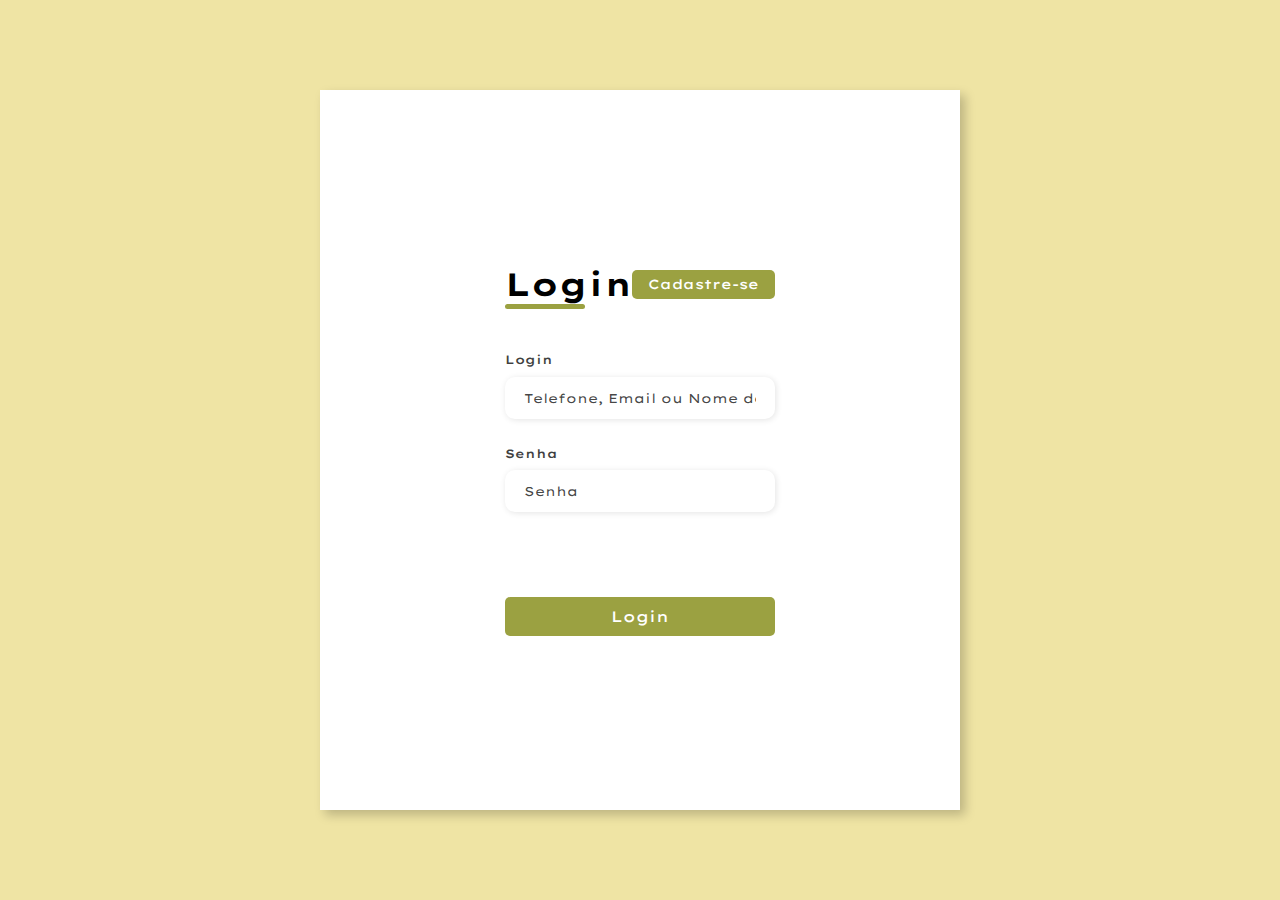
<file: index.html>
<!DOCTYPE html>
<html lang="pt-br">
<head>
    <meta charset="UTF-8">
    <meta http-equiv="X-UA-Compatible" content="IE=edge">
    <meta name="viewport" content="width=device-width, initial-scale=1.0">
    <link rel="shortcut icon" href="favicon.ico" type="image/x-icon">
    <link rel="stylesheet" href="css/style.css">
    <script defer src="js/login.js"></script>
    <title>Balaio</title>
</head>
<body>
    <div class="container">
        <div class="image">
            <img src="image/Balaio.png" alt="Logo" >
        </div>

        <div class="login">
            <form action="#" id="login-form">
                <div class="login-header">
                    <div class="title">
                        <h1>Login</h1>
                    </div>

                    <div class="register-button">
                        <button><a href="#">Cadastre-se</a></button>
                    </div>
                </div>
                <div class="input-group">
                    <div class="input-box">
                        <label for="login">Login</label>
                        <input class="login" id="login" type="text" name="login" placeholder="Telefone, Email ou Nome de  usuário" required>
                    </div>
                    
                    <div class="input-box">
                        <label for="password">Senha</label>
                        <input class="senha" id="password" type="text" name="password" placeholder="Senha" required>
                    </div>
                </div>

                <div class="login-button">
                    <input type="submit" value="Login" id="login-form-submit">
                </div>
            </form>
        </div>
    </div> 
</body>
</html>
</file>
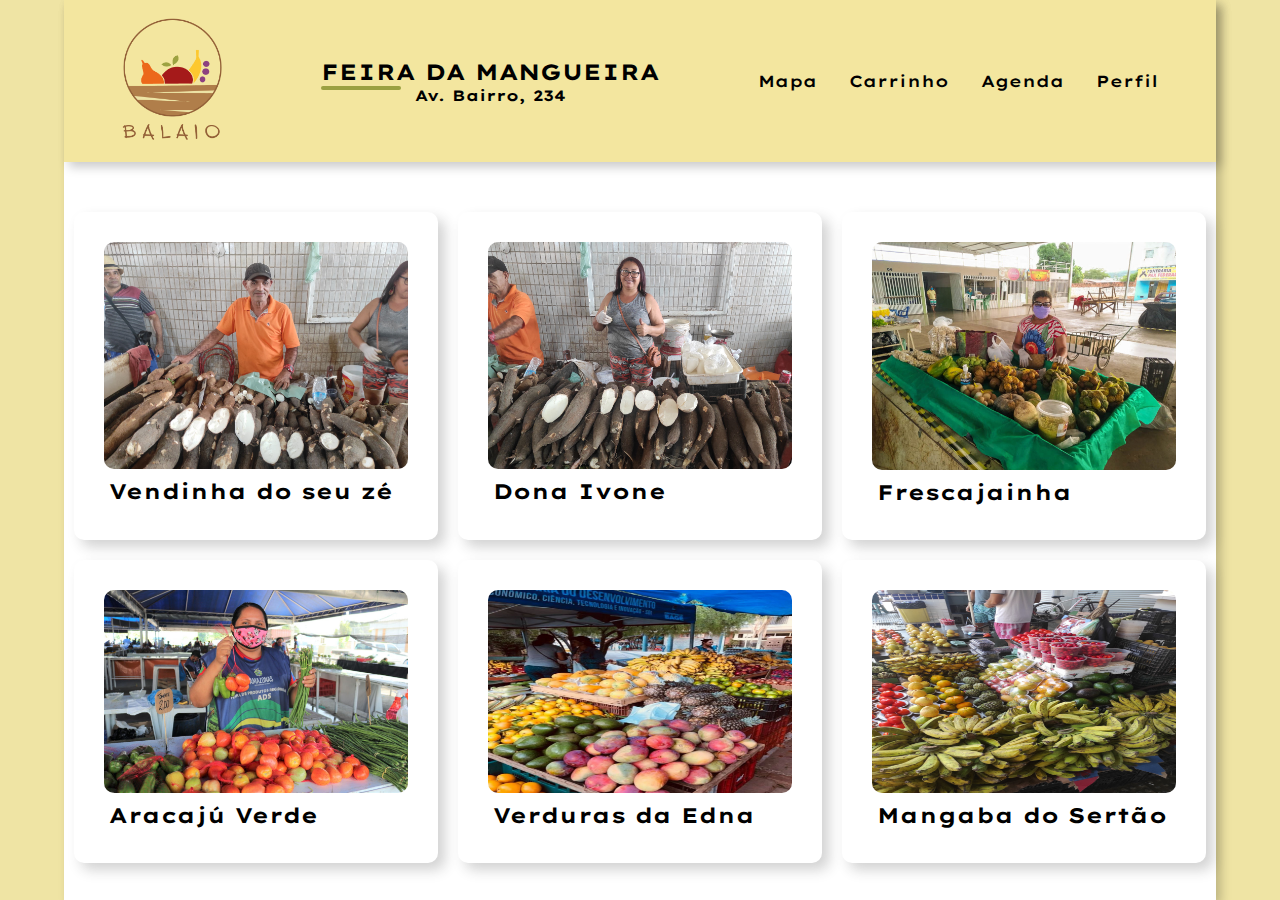
<file: market.html>
<!DOCTYPE html>
<html lang="pt-br">
<head>
    <meta charset="UTF-8">
    <meta http-equiv="X-UA-Compatible" content="IE=edge">
    <meta name="viewport" content="width=device-width, initial-scale=1.0">
    <link rel="shortcut icon" href="favicon.ico" type="image/x-icon">
    <link rel="stylesheet" href="css/style.css">
    <link rel="stylesheet" href="css/market.css">
    <title>Feiras</title>
</head>
<body>
    <div class="feira-container">
        <header>
            <div class="logo-img">
                <a href="index.html"><img src="image/Balaio02.png" alt="Logo"></a>
            </div>
            <div class="feira-title">
                <h1>Feira da Mangueira</h1>
                <h2>Av. Bairro, 234</h2>
            </div>
            <nav class="menu">
                <ul>
                    <li><a href="map.html">Mapa</a></li>
                    <li><a href="#">Carrinho</a></li>
                    <li><a href="#">Agenda</a></li>
                    <li><a href="#">Perfil</a></li>
                </ul>
            </nav>
        </header>
        <section class="cards-container">
            <div class="card">
                <img src="image/feirante1-1200.jpg" alt="">
                <h2>Vendinha do seu zé</h2>
            </div>
            <div class="card">
                <img src="image/feirante2-1200.jpg" alt="">
                <h2>Dona Ivone</h2>
            </div>
            <div class="card">
                <img src="image/feirante3-1200.jpg" alt="">
                <h2>Frescajainha</h2>
            </div>
            <div class="card">
                <img src="image/feirante4-1200.jpeg" alt="">
                <h2>Aracajú Verde</h2>
            </div>
            <div class="card">
                <img src="image/feirante5-1200.png" alt="">
                <h2>Verduras da Edna</h2>
            </div>
            <div class="card">
                <img src="image/feirante6-1200.png" alt="">
                <h2>Mangaba do Sertão</h2>
            </div>
        </section>
    </div>
</body>
</html>
</file>
<file: css/style.css>
@import url('https://fonts.googleapis.com/css2?family=Inter:wght@200;300;400;500&family=Lexend+Mega:wght@300;400;500;600&family=Poppins:wght@100&display=swap');

* {
    margin: 0;
    padding: 0;
    box-sizing: border-box;
    font-family: 'Lexend Mega', sans-serif;    
}

body {
    width: 100%;
    height: 100vh;
    display: flex;
    justify-content: center;
    align-items: center;
    background: #EFE4A4;
}

.container {
    width: 80%;
    height: 80vh;
    display: flex;
    box-shadow: 5px 5px 10px rgba(0, 0, 0, 0.212);
}

.image {
    width: 50%;
    display: flex;
    justify-content: center;
    align-items: center;
    background-image: linear-gradient(to bottom, #DAB56A, #EFE4A4);
    padding: 1rem;
}

.image img {
    width: 31rem;
}

.login {
    width: 50%;
    display: flex;
    flex-direction: column;
    justify-content: center;
    align-items: center;
    background-color: #FFF;
    padding: 3rem; 
}

.login-header {
    margin-bottom: 3rem;
    display: flex;
    justify-content: space-between;
}

.register-button {
    display: flex;
    align-items: center;
}

.register-button button {
    border: none;
    background-color: #9BA141;
    padding: 0.4rem 1rem;
    border-radius: 5px;
    cursor: pointer;
    transition: all 0.2s ease-in-out;
    position: relative; 
}

.register-button button:hover {
    background-color: #a3aa45;
    transform: translateY(-5px);
    box-shadow: 0px 4px 3px black;
}

.register-button button a {
    text-decoration: none;
    font-weight: 500;
    color: #FFF; 
}

.login-header h1::after {
    content: '';
    display: block;
    width: 5rem;
    height: 0.3rem;
    background-color: #9BA141;
    margin: 0 auto;
    position: absolute;
    border-radius: 10px;
}

.input-group {
    display: flex;
    flex-direction: column;
    margin-bottom: 1.1rem;
}

.input-box {
    display: flex;
    flex-direction: column;
    margin-bottom: 1.1rem;
}

.input-box input {
    margin: 0.6rem 0;
    padding: 0.8rem 1.2rem;
    border: none;
    border-radius: 10px;
    box-shadow: 1px 1px 6px #0000001c;
    font-size: 0.8rem;
}

.input-box input:hover {
    background-color: #eeeeee75;
}

.input-box input:focus-visible {
    outline: 1px solid #9BA141;
}

.input-box label {
    font-size: 0.75rem;
    font-weight: 600;
    color: #000000c0;
}

.input-box input::placeholder {
    color: #000000be;
}

.login-button input {
    width: 100%;
    margin-top: 2.5rem;
    border: none;
    background-color: #9BA141;
    padding: 0.62rem;
    border-radius: 5px;
    cursor: pointer;
    transition: all 0.2s ease-in-out;
    position: relative; 
}

.login-button input:hover {
    transform: translateY(-5px);
    background-color: #a3aa45;
    box-shadow: 0px 4px 3px black;
}

.login-button input {
    text-decoration: none;
    font-size: 0.93rem;
    font-weight: 500;
    color: #fff;
}

@media screen and (max-width: 1330px) {
    .image {
        display: none;
    }
    .container {
        width: 50%;
    }
    .login {
        width: 100%;
    }
}

@media screen and (max-width: 1064px) {
    .container {
        width: 90%;
        height: auto;
    }
    .input-group {
        flex-direction: column;
        z-index: 5;
        padding-right: 5rem;
        max-height: 10rem;
        overflow-y: scroll;
        flex-wrap: nowrap;  
    }
}

/* Estilização da tela 'FEIRA' - 'market' */

.feira-container {
    width: 90%;
    height: 100%;
    background-color: #FFF;
    box-shadow: 5px 5px 10px rgba(0, 0, 0, 0.212);
}

header {
    width: 100%;
    height: 18%;
    display: flex;
    align-items: center;
    justify-content: space-around;
    flex-wrap: wrap;
    background-color: #f3e69f;
    box-shadow: 5px 5px 10px rgba(0, 0, 0, 0.212);
}

.logo-img {
    padding: 1rem;

}

.logo-img img {
    width: 100px;
}

.feira-title {
    display: inline-block;
    align-items: center;
    justify-content: center;
}

.feira-title h1 {
    font-size: 22px;
    text-transform: uppercase;
}

.feira-title h1::after {
    content: '';
    display: block;
    width: 5rem;
    height: 0.3rem;
    background-color: #9BA141;
    margin: 0 auto;
    position: absolute;
    border-radius: 10px;
}

.feira-title h2 {
    font-size: 15px;
    text-align: center;
}

.menu ul {
    display: flex;
    flex-wrap: wrap;
    list-style: none;
    
}

.menu ul li a{
    text-decoration: none;
    color: black;
    font-weight: 600;
    display: block;
    padding: 8px 16px 8px 16px;
    border-radius: 10px;
    transition: all 0.2s ease-in-out;
    position: relative;
}

.menu ul li a:hover {
    color: #FFF;
    background-color: #9BA141;
    transform: translateY(-5px);
    box-shadow: 0px 4px 3px black;
}

/* Card sections */

.cards-container {
    max-width: 1200px;
    margin: 40px auto;
    display: flex;
    flex-wrap: wrap;
}

.cards-container div {
    flex: 1 1 300px;
    margin: 10px;
}

.cards-container img {
    width: 100%;
    border-radius: 10px;
}

.card {
    border-radius: 10px;
    box-shadow: 7px 7px 13px 0px rgba(50, 50, 50, 0.22);
    padding: 30px;
    margin: 20px;
    width: 400px;
    transition: all 0.3s ease-out;
}

.card h2 {
    font-size: 21px;
    margin: 5px;
    box-shadow: 7px 7px 13px 0px rgb(#9BA141);
}

.card:hover {
    background-color: #9BA141;
    transform: translateY(-5px);
    cursor: pointer;
    color: #FFF;
    box-shadow: 0px 4px 3px black;
}
</file>
<file: css/market.css>
/* Estilização da tela 'FEIRA' - 'market' */

.feira-container {
    width: 90%;
    height: 100%;
    background-color: #FFF;
    box-shadow: 5px 5px 10px rgba(0, 0, 0, 0.212);
}

header {
    width: 100%;
    height: 18%;
    display: flex;
    align-items: center;
    justify-content: space-around;
    flex-wrap: wrap;
    background-color: #f3e69f;
    box-shadow: 5px 5px 10px rgba(0, 0, 0, 0.212);
}

.logo-img {
    padding: 1rem;

}

.logo-img img {
    width: 100px;
}

.feira-title {
    display: inline-block;
    align-items: center;
    justify-content: center;
}

.feira-title h1 {
    font-size: 22px;
    text-transform: uppercase;
}

.feira-title h1::after {
    content: '';
    display: block;
    width: 5rem;
    height: 0.3rem;
    background-color: #9BA141;
    margin: 0 auto;
    position: absolute;
    border-radius: 10px;
}

.feira-title h2 {
    font-size: 15px;
    text-align: center;
}

.menu ul {
    display: flex;
    flex-wrap: wrap;
    list-style: none;
    
}

.menu ul li a{
    text-decoration: none;
    color: black;
    font-weight: 600;
    display: block;
    padding: 8px 16px 8px 16px;
    border-radius: 10px;
    transition: all 0.2s ease-in-out;
    position: relative;
}

.menu ul li a:hover {
    color: #FFF;
    background-color: #9BA141;
    transform: translateY(-5px);
    box-shadow: 0px 4px 3px black;
}

/* Card sections */

.cards-container {
    max-width: 1200px;
    margin: 40px auto;
    display: flex;
    flex-wrap: wrap;
}

.cards-container div {
    flex: 1 1 300px;
    margin: 10px;
}

.cards-container img {
    width: 100%;
    border-radius: 10px;
}

.card {
    border-radius: 10px;
    box-shadow: 7px 7px 13px 0px rgba(50, 50, 50, 0.22);
    padding: 30px;
    margin: 20px;
    width: 400px;
    transition: all 0.3s ease-out;
}

.card h2 {
    font-size: 21px;
    margin: 5px;
    box-shadow: 7px 7px 13px 0px rgb(#9BA141);
}

.card:hover {
    background-color: #9BA141;
    transform: translateY(-5px);
    cursor: pointer;
    color: #FFF;
    box-shadow: 0px 4px 3px black;
}
</file>
